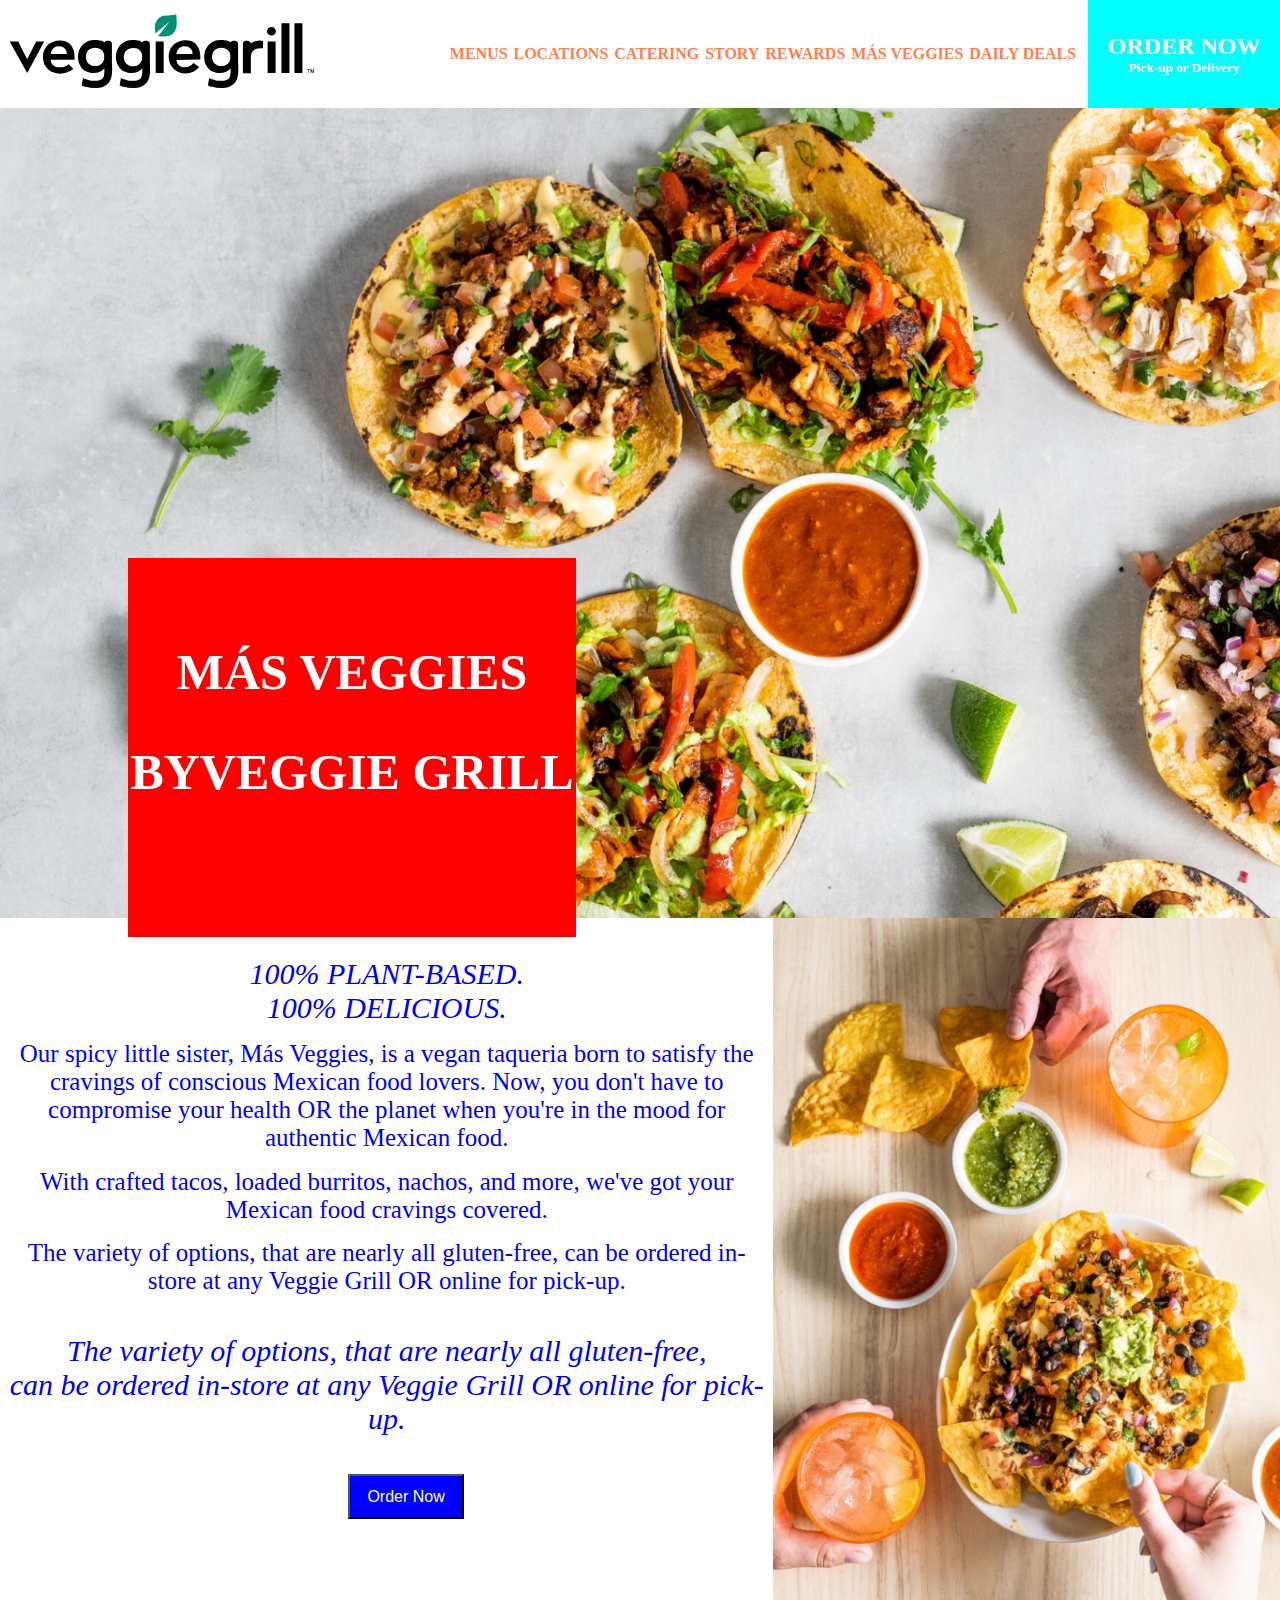
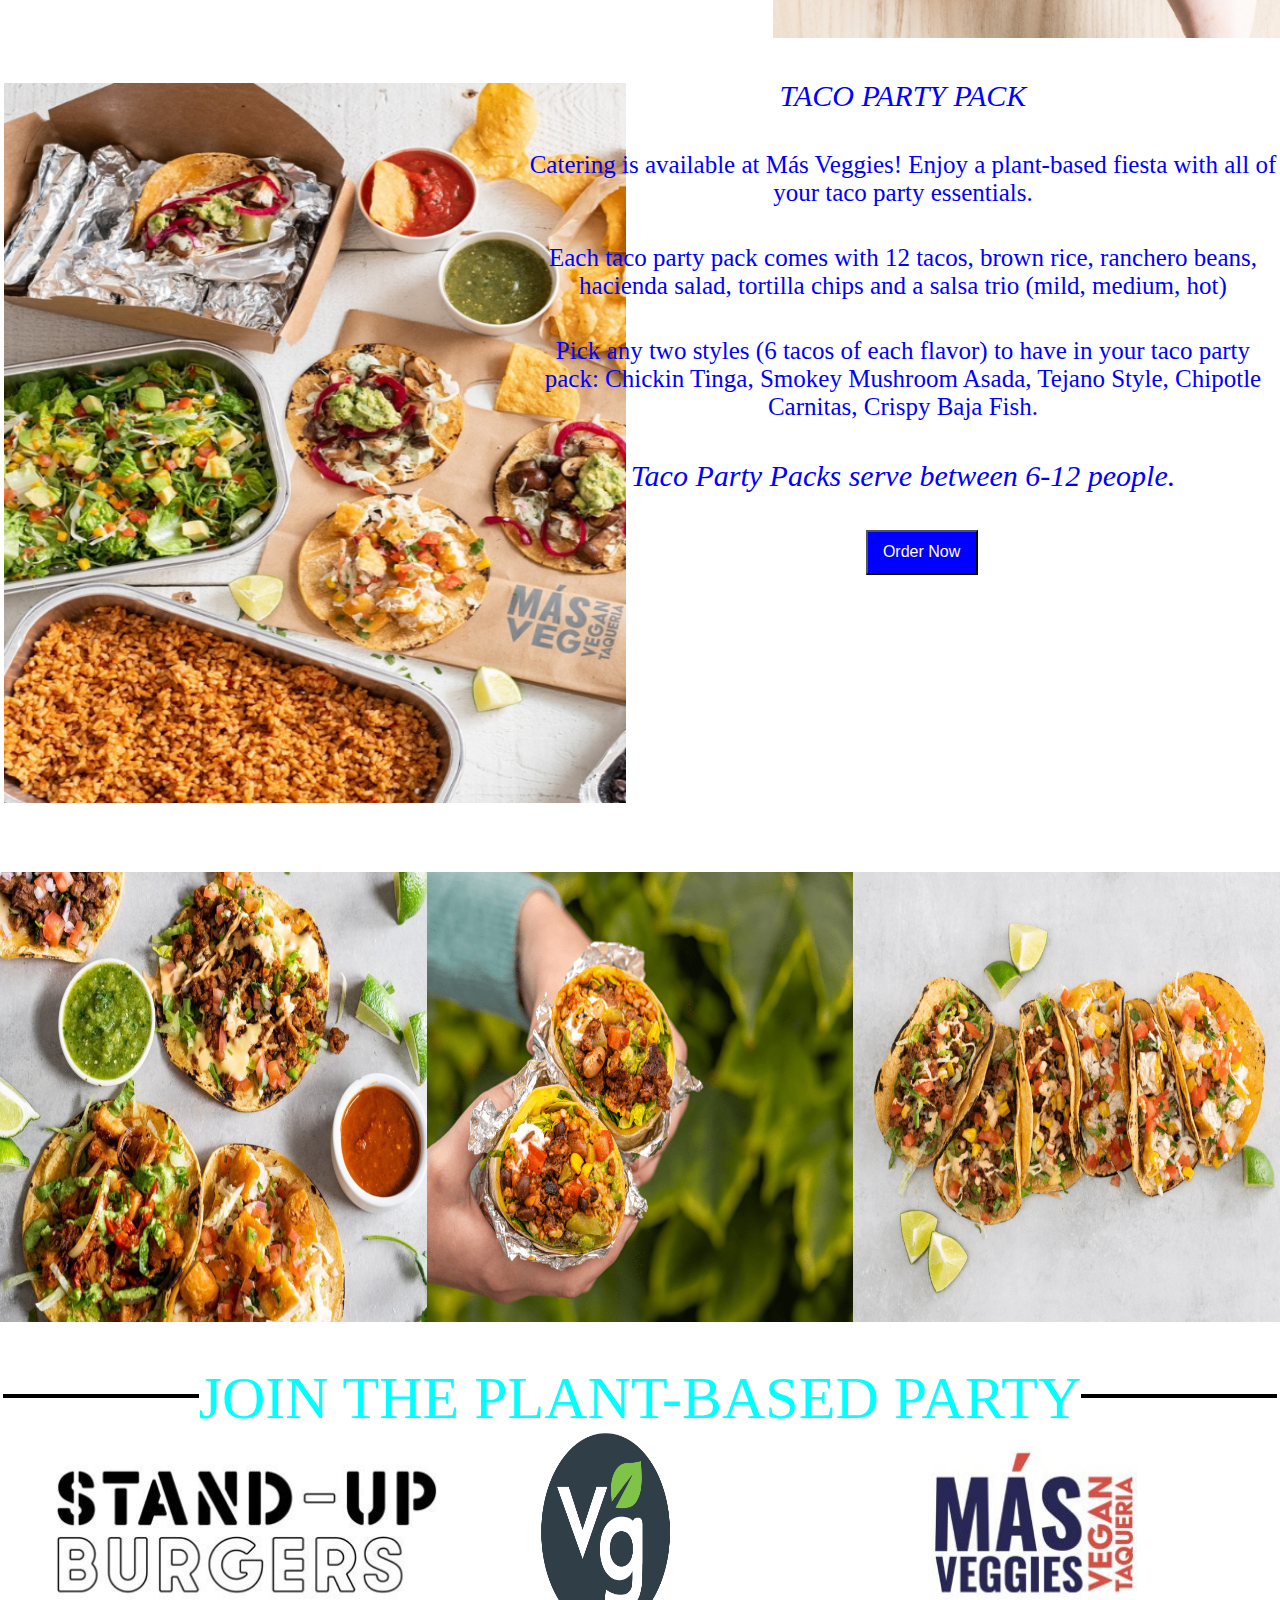
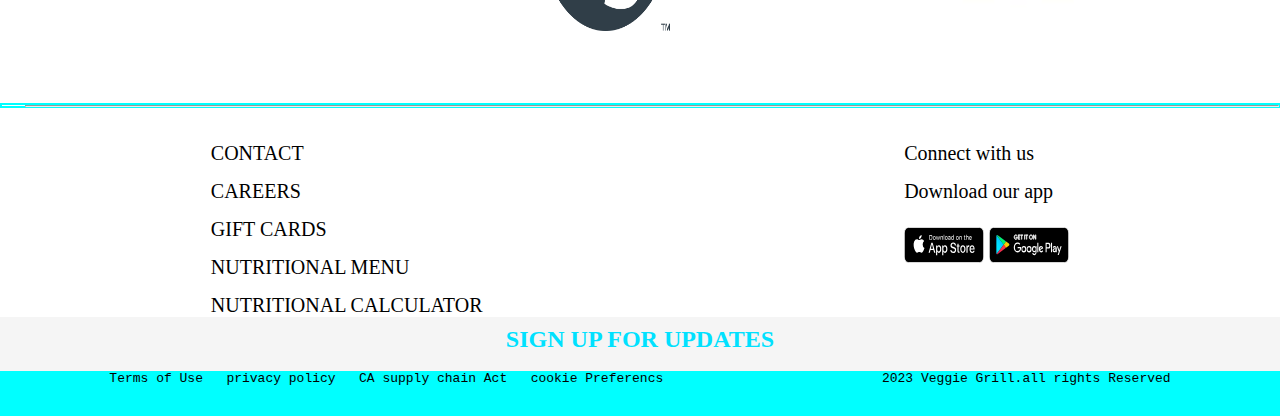
<file: mas.html>
<!DOCTYPE html>
<html lang="en">
<head>
    <link rel="stylesheet" href="https://cdnjs.cloudflare.com/ajax/libs/font-awesome/6.4.0/css/all.min.css" integrity="sha512-iecdLmaskl7CVkqkXNQ/ZH/XLlvWZOJyj7Yy7tcenmpD1ypASozpmT/E0iPtmFIB46ZmdtAc9eNBvH0H/ZpiBw==" crossorigin="anonymous" referrerpolicy="no-referrer" />
    <style>
        *{
        margin: 0px;
    }
    .navbar{
        width: 100%;
        height: 12vh;
        display: flex;
        align-items: center;
        justify-content: space-between;
        background-color: white;
        position: relative;
    }
    .menu1 img{
        width: 70%;
        height: 12vh;
        padding-left: 2%;
    }
    .x2{
        position: relative;
        display: inline-block;
        text-decoration: none;
        color: coral;
        font-weight: 600;
    }
    .x2:after{
        content: '';
        position: absolute;
        top: 20px;
        left: 0px;
        width: 100%;
        transform: scaleX(0);
        height: 2px;
        background-color: deeppink;
        transform-origin: bottom right;
        transition: transform 0.25s ease-out;
    }
        .x2:hover:after{
        transform: scaleX(1);
        transform-origin: bottom center;
    }
    .menu2{
        height: 12vh;
        width: 15%;
        display: flex;
        justify-content: center;
        flex-direction: column;
        background-color: rgb(0,255,255);
        text-align: center;
    }
    .menu2:hover{
        background-color: black;
    }
    .menu2 h2{
        color: white;
    }
    .menu2 h5{
        color: white;
    }
    .background{
        width: 100%;
        height: 90vh;
        background-image:url(img26.png);
        background-size: cover;     
    }
    .headdiv1 div{
        width: 35%;
        height: 35vh;
        font-size:50px;
        line-height: 100px;
        font-weight: 900;
        background-color: rgb(255, 0, 0);
        color: white;
        text-align: center;
        position: relative;
        left: 10%;
        top: 20vh;
    }
    .headdiv1{
        width: 100%;
        height: 30vh;
        position: relative;
        top: 30vh;
        text-align: center;
    }
    .headdiv1 div{
        padding-top: 5%;
    }
    .con{
        display: flex;
        justify-content: space-around;
    }
    .c1 p{
        font-size: 25px;
        text-align: center;
        color: blue;
        padding-top: 2%;
    }
    .c3{
        font-size: 30px;
        text-align: center;
        font-style: italic;
        color: blue;
        padding-top: 5%;
    }
    .c2 img{
        height: 80vh;
        width: 100%;
    }
    .c1 button{
        margin-left: 45%;
        margin-top: 5%;
        height: 5vh;
        width: 15%;
        background-color: blue;
        color: white;
        font-size: 16px;
    }
    .c1 button:hover{
        background-color: orangered;
    }
    .son{
        display: flex;
        justify-content: space-around;
    }
    .s2 p{
        font-size: 25px;
        text-align: center;
        color: blue;
        padding-top: 5%;
    }
    .s3{
        font-size: 30px;
        text-align: center;
        font-style: italic;
        color: blue;
        padding-top: 5%;
    }
    .s1 img{
        height: 80vh;
        width: 120%;
        padding-top: 5%;
    }
    .s2 button{
        margin-left: 45%;
        margin-top: 5%;
        height: 5vh;
        width: 15%;
        background-color: blue;
        color: white;
        font-size: 16px;
    }
    .s2 button:hover{
        background-color: orangered;
    }
    .honey{
        display: flex;
        justify-content: space-around;
    }
    .honey img{
        width: 100%;
        height: 50vh;
        padding-top: 15%;
    }
    .end1{
        display: flex;
        justify-content: center;
        text-align: center;
        font-size: 60px;
        margin-top: 3%;
        color: rgb(0, 255, 255);
    }
    .end1 hr{
        width: 15%;
        border: 2px solid black;
        height: 0px;
        margin-top: 30px;
    }
    .end2{
        display: flex;
        justify-content: space-around;
        width: 100%;
        height: 30vh;
        background-color: white;
    }
    .p10 img{
        height: 22vh;
    }
    .p11 img{
        width: 65%;
        height: 22vh;
    }
    .p12 img{
        height: 22vh;
    }
    .hr{
        width: 98%;
        height: 1px;
        border: 2px solid aqua;
        padding-left: 23px;
    }
    .end3{
        display: flex;
        justify-content: space-around;
        padding-top: 1.5%;
    }
    .p13{
        font-size: 18px;
    }
    .p14 img{
        width: 80px;
        height: 4vh;
    }
    .s1{
        margin-top: 15px;
        font-size: 20px;
    }
    .end4{
        text-align: center;
        padding-top: 9px;
        background-color: whitesmoke;
        height: 5vh;
        color: rgb(0, 225, 255);
    }
    .end5{
        background-color: rgb(0, 255, 255);
        width: 100%;
        height: 5vh;
        display: flex;
        justify-content: space-around;
        font-size: medium;
    }
    .fa-square-facebook{
        font-size: 40px;
        color: bisque;
        
    }
    .fa-square-facebook:hover{
        background-color: blue;
    }
    .fa-instagram{
        font-size: 40px;
        color: rgb(156, 7, 57);
    }
    .fa-instagram:hover{
        background-color:mediumorchid;
    }
    .fa-twitter{
        font-size: 40px;
        color:bisque;
    }
    .fa-twitter:hover{
        background-color: blue;
    }
    </style>
</head>
<body>
    <div class="pag1">
        <div class="navbar">
            <div class="menu1">
                <a href="img.html"><img src="Veggie_Grill_logo.svg"></a>
            </div>
            <div></div>
            <div><a href="menu.html"  class="x2">MENUS</a></div>
            <div><a href="location.html"  class="x2">LOCATIONS</a></div>
            <div><a href="cat.html"  class="x2">CATERING</a></div>
            <div><a href="story.html"  class="x2">STORY</a></div>
            <div><a href="rewards.html"  class="x2">REWARDS</a></div>
            <div><a href="mas.html"  class="x2">MÁS VEGGIES</a></div>
            <div><a href="d.html"  class="x2">DAILY DEALS</a></div>
            <div></div>
            <div class="menu2"><h2>ORDER NOW</h2><h5>Pick-up or Delivery</h5></div>
        </div>
        <div class="background">
            <div class="headdiv1">
                <div>MÁS VEGGIES BYVEGGIE GRILL</div>
            </div>
        </div>
        <div class="con">
            <div class="c1">
                <div class="c3">100% PLANT-BASED.<br> 100% DELICIOUS.</div>
                <p>Our spicy little sister, Más Veggies, is a vegan taqueria born to satisfy the<br> cravings of conscious Mexican food lovers. Now, you don't have to <br>compromise your health OR the planet when you're in the mood for<br> authentic Mexican food.</p>
                <p>With crafted tacos, loaded burritos, nachos, and more, we've got your<br> Mexican food cravings covered.</p>
                <p>The variety of options, that are nearly all gluten-free, can be ordered in-<br>store at any Veggie Grill OR online for pick-up.</p>
                <div class="c3">The variety of options, that are nearly all gluten-free, <br>can be ordered in-store at any Veggie Grill OR online for pick-up.</div>
                <button>Order Now</button>
            </div>
            <div class="c2">
                <img src="img21.png">
            </div>
        </div>
        <div class="son">
            <div class="s1">
                <img src="img22.png">
            </div>
            <div class="s2">
                <div class="s3">TACO PARTY PACK</div>
                <p>Catering is available at Más Veggies! Enjoy a plant-based fiesta with all of<br> your taco party essentials.</p>
                <p>Each taco party pack comes with 12 tacos, brown rice, ranchero beans,<br> hacienda salad, tortilla chips and a salsa trio (mild, medium, hot)</p>
                <p>Pick any two styles (6 tacos of each flavor) to have in your taco party <br>pack: Chickin Tinga, Smokey Mushroom Asada, Tejano Style, Chipotle<br> Carnitas, Crispy Baja Fish.</p>
                <div class="c3">Taco Party Packs serve between 6-12 people.</div>
                <button>Order Now</button>
            </div>
        </div>
        <div class="honey">
            <div class="h1">
                <img src="img23.webp">
            </div>
            <div class="h2">
                <img src="img24.webp">
            </div>
            <div class="h3">
                <img src="img25.webp">
            </div>
        </div>
        <div class="end1">
            <hr>
            <div>JOIN THE PLANT-BASED PARTY</div>
            <hr>
        </div>
        <div class="end2">
            <div class="p10">
                <img src="img15.jpg">
            </div>
            <div class="p11">
                <img src="img13.png">
            </div>
            <div class="p12">
                <img src="img16.jpg">
            </div>
        </div>
        <div class="hr">
            <hr>
        </div>
        <div class="end3">
            <div class="p13">
                <div class="s1">CONTACT</div>
                <div class="s1">CAREERS</div>
                <div class="s1">GIFT CARDS</div>
                <div class="s1">NUTRITIONAL MENU</div>
                <div class="s1">NUTRITIONAL CALCULATOR</div>
            </div>
            <div class="p14">
                <div class="s1" >Connect with us</div>
                <div class="s1"><i class="fa-brands fa-square-facebook"></i>   <i class="fa-brands fa-instagram"></i>    <i class="fa-brands fa-twitter"></i></div>
                <div class="s1">Download our app</div>
                <div class="s1">
                    <img src="img17.svg"> <img src="img18.svg">
                </div>
            </div>
        </div>
        <div class="end4">
            <h2>SIGN UP FOR UPDATES</h2>
        </div>
        <div class="end5">
            <div class="p15">
                <div><pre>Terms of Use   privacy policy   CA supply chain Act   cookie Preferencs</pre></div>
            </div>
            <div class="p16">
                <div><pre>2023 Veggie Grill.all rights Reserved</pre></div>
            </div>
        </div>
    </div>
</body>
</html>
    </div>
</body>
</html>
</file>
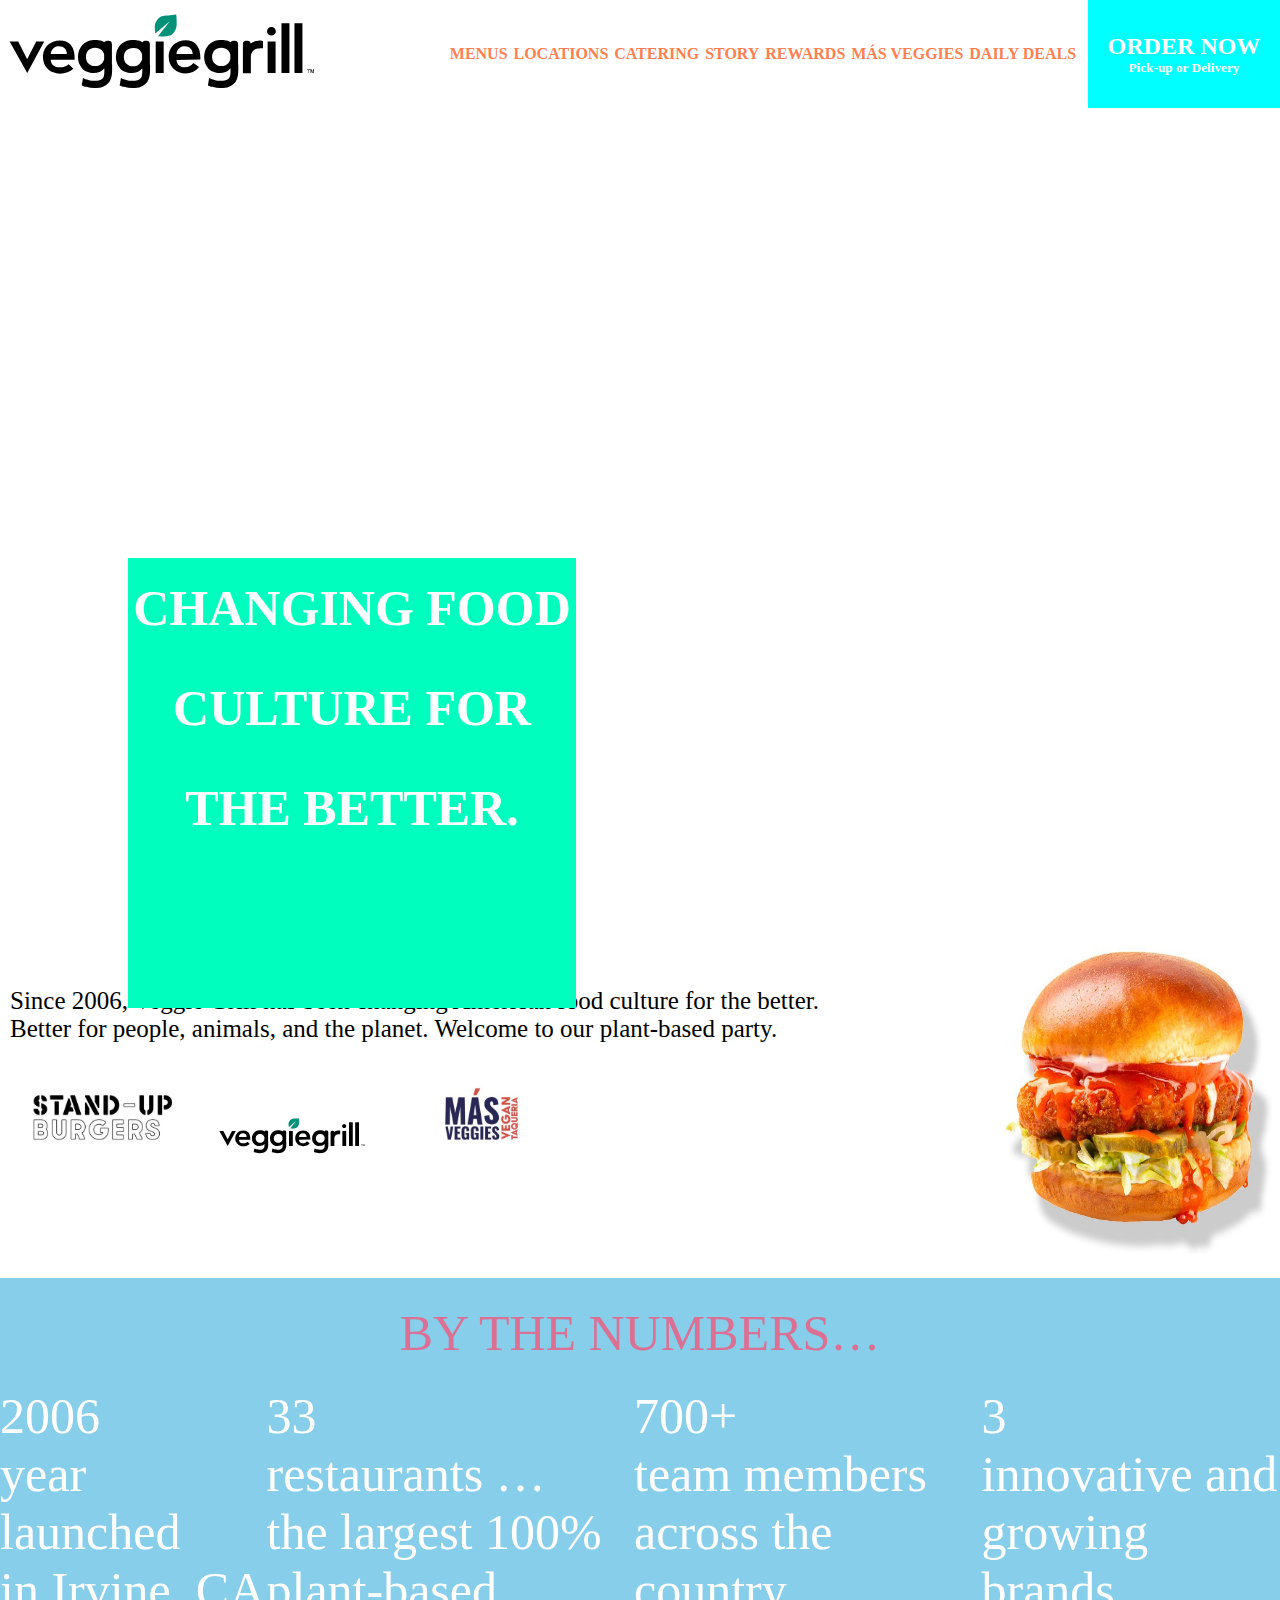
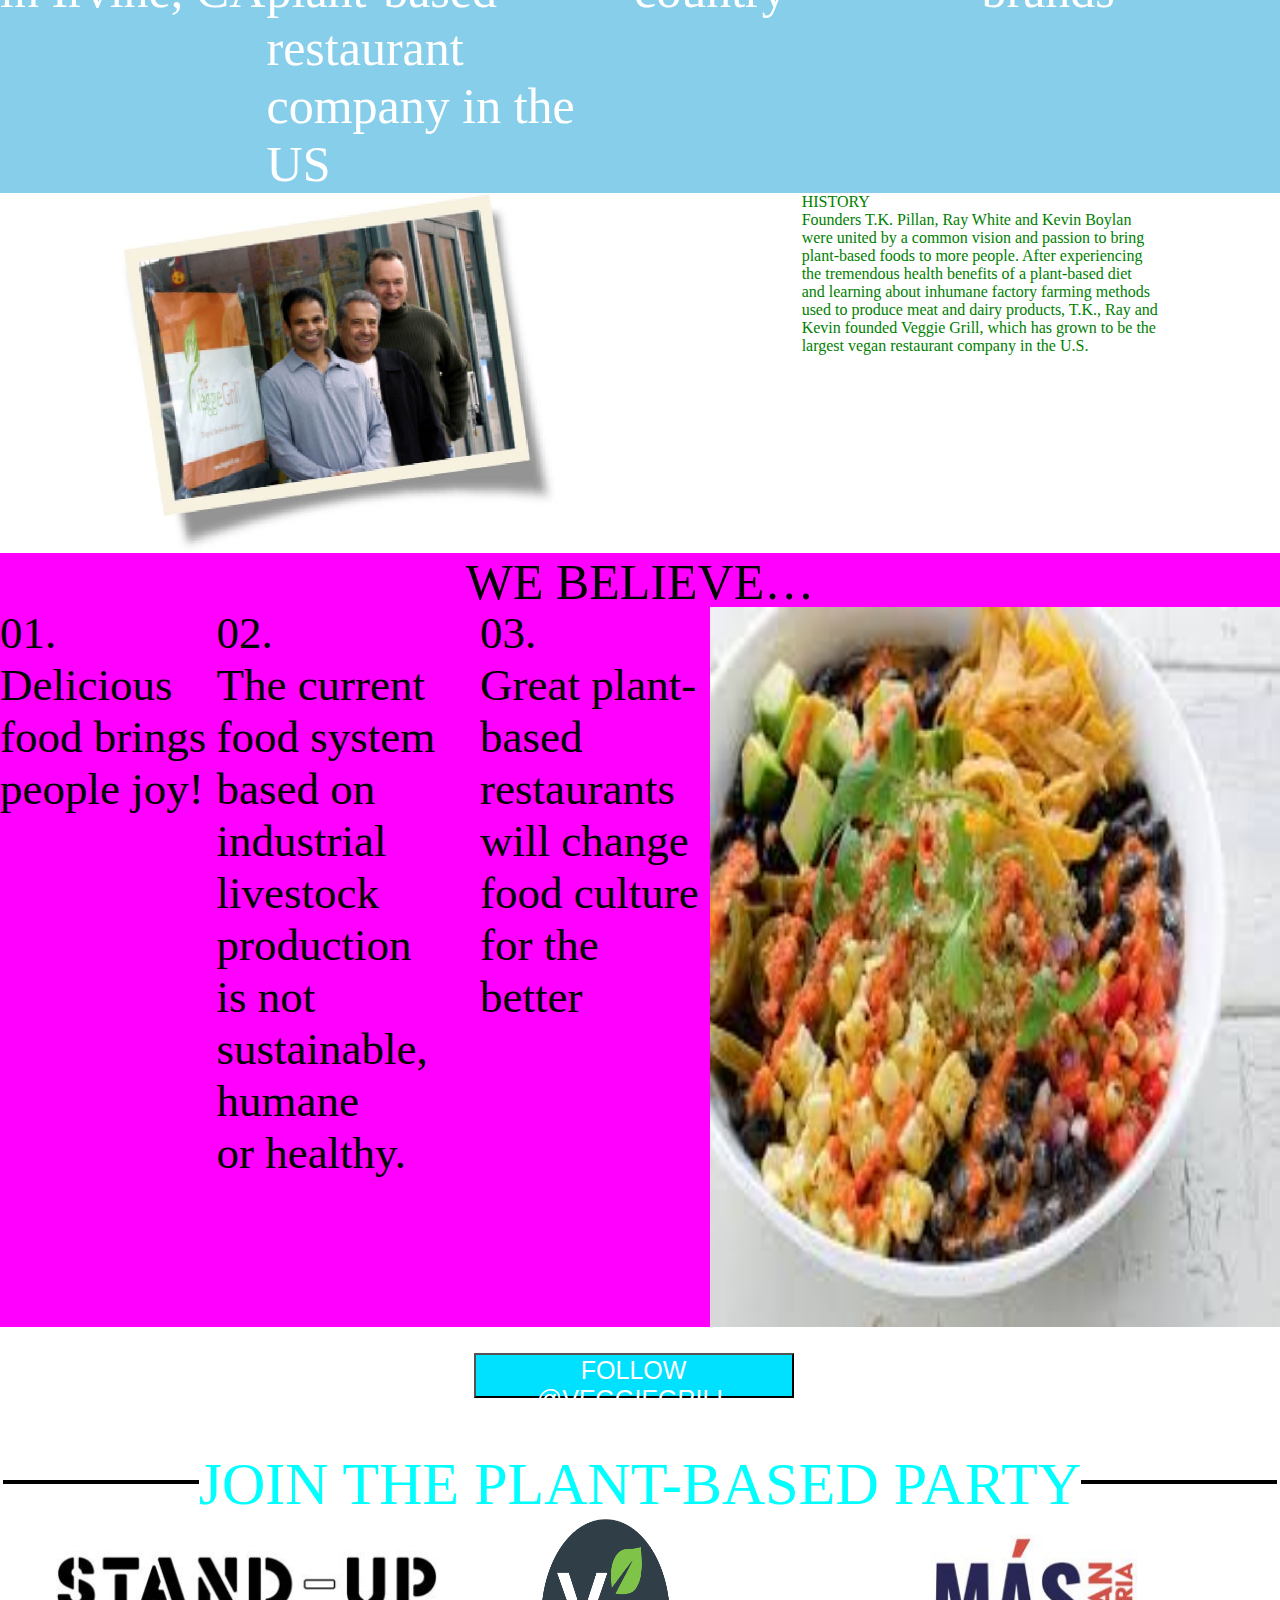
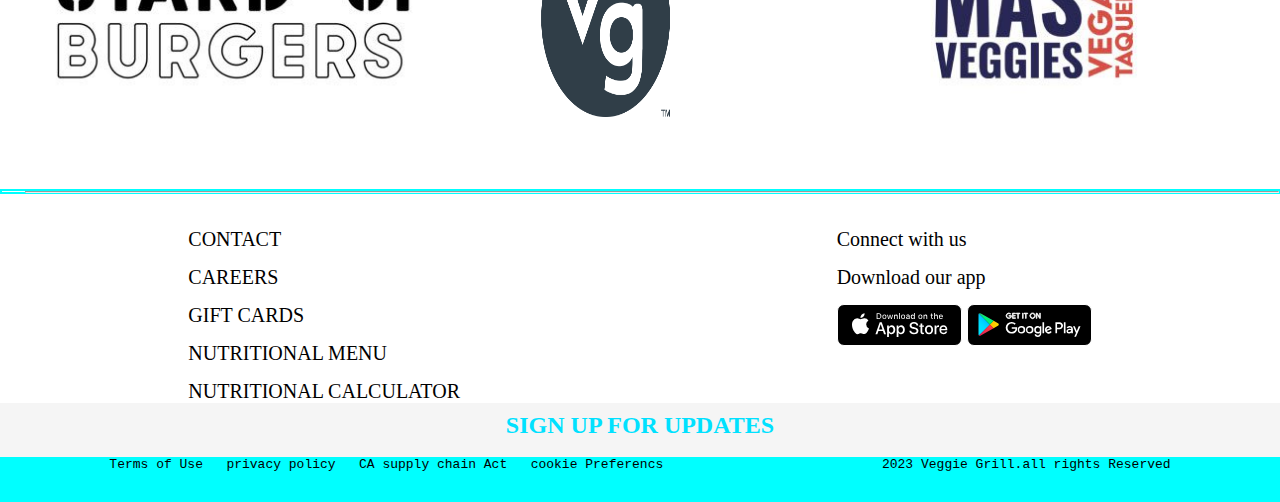
<file: story.html>
<!DOCTYPE html>
<html lang="en">
<head>
    <link rel="stylesheet" href="https://cdnjs.cloudflare.com/ajax/libs/font-awesome/6.4.0/css/all.min.css" integrity="sha512-iecdLmaskl7CVkqkXNQ/ZH/XLlvWZOJyj7Yy7tcenmpD1ypASozpmT/E0iPtmFIB46ZmdtAc9eNBvH0H/ZpiBw==" crossorigin="anonymous" referrerpolicy="no-referrer" />
    <style>
    *{
        margin: 0px;
    }
    .navbar{
        width: 100%;
        height: 12vh;
        display: flex;
        align-items: center;
        justify-content: space-between;
        background-color: white;
        position: relative;
    }
    .menu1 img{
        width: 70%;
        height: 12vh;
        padding-left: 2%;
    }
    .x2{
        position: relative;
        display: inline-block;
        text-decoration: none;
        color: coral;
        font-weight: 600;
    }
    .x2:after{
        content: '';
        position: absolute;
        top: 20px;
        left: 0px;
        width: 100%;
        transform: scaleX(0);
        height: 2px;
        background-color: deeppink;
        transform-origin: bottom right;
        transition: transform 0.25s ease-out;
    }
        .x2:hover:after{
        transform: scaleX(1);
        transform-origin: bottom center;
    }
    .menu2{
        height: 12vh;
        width: 15%;
        display: flex;
        justify-content: center;
        flex-direction: column;
        background-color: rgb(0,255,255);
        text-align: center;
    }
    .menu2:hover{
        background-color: black;
    }
    .menu2 h2{
        color: white;
    }
    .menu2 h5{
        color: white;
    }
    .background{
        width: 100%;
        height: 90vh;
        background-image: url(https://veggiegrill.com/wp-content/uploads/2022/04/about-us-header.jpg);
        background-size: cover;     
    }
    .headdiv1 div{
        width: 35%;
        height: 50vh;
        font-size:50px;
        line-height: 100px;
        font-weight: 900;
        background-color: rgb(0, 255, 191);
        color: white;
        text-align: center;
        position: relative;
        left: 10%;
        top: 20vh;
    }
    .headdiv1{
        width: 100%;
        height: vh;
        position: relative;
        top: 30vh;
    }
    .c{
        display: flex;
        justify-content: space-around;
        background-color:white;
        width: 100%;
        height: 40vh;
    }
    .c1{
        display: flex;
        flex-direction: column;
        padding: 10px;
        
    }
    .c1 p{
        margin-top: 40px;
        font-size: 25px;
        padding-top: 2%;
    }
    .s img{
        width: 15%;
        padding: 20px;
    }
    .c2 img{
        width: 100%;
        height: 40vh;
    }
    .b{
        display: flex;
        justify-content: space-around;
    }
    .ba{
        font-size: 50px;
        color: palevioletred;
        text-align: center;
        background-color:skyblue ;
        padding-top: 2%;
    }
    .b{
        padding-top: 2%;
        font-size: 50px;
        background-color: skyblue;
        color: white;

    }
    .d{
        display: flex;
        justify-content: space-around;
        width: 100%;
        height: 40vh;
    }
    .d1 img{
        width: 100%;
        height: 100%;
    }
    .d2 p{
        font-size: initial;
        color: green;
    }
    .d3{
        font-size: 50px;
        width: 100%;
        height: 6vh;
        background-color: magenta;
        text-align: center;
    }
    .e{
        display: flex;
        justify-content: space-between;
        width: 100%;
        height: 80vh;
        background-color: magenta;
    }
    .e p{
        font-size: 45px;
    }
    .e img{
        width: 100%;
        height: 100%;
    }
    .end button{
        margin-left: 37%;
        margin-top: 2%;
        width: 25%;
        height: 5vh;
        align-items: center;
        font-size: 25px;
        background-color: rgb(0, 225, 255);
        /* block-size: 0px; */
    }
    .end a{
        text-decoration: none;
        font-family: 'Gill Sans', 'Gill Sans MT', Calibri, 'Trebuchet MS', sans-serif;
    }
    .end button:hover{
        background-color: black;
    }
    .end a{
        color: white;
    }
    .end a{
        color: white;
    }
    .end1{
        display: flex;
        justify-content: center;
        text-align: center;
        font-size: 60px;
        margin-top: 3%;
        color: rgb(0, 255, 255);
    }
    .end1 hr{
        width: 15%;
        border: 2px solid black;
        height: 0px;
        margin-top: 30px;
    }
    .end2{
        display: flex;
        justify-content: space-around;
        width: 100%;
        height: 30vh;
        background-color: white;
    }
    .p10 img{
        height: 22vh;
    }
    .p11 img{
        width: 65%;
        height: 22vh;
    }
    .p12 img{
        height: 22vh;
    }
    .hr{
        width: 98%;
        height: 1px;
        border: 2px solid aqua;
        padding-left: 23px;
    }
    .end3{
        display: flex;
        justify-content: space-around;
        padding-top: 1.5%;
    }
    .p13{
        font-size: 18px;
    }
    .s1{
        margin-top: 15px;
        font-size: 20px;
    }
    .end4{
        text-align: center;
        padding-top: 9px;
        background-color: whitesmoke;
        height: 5vh;
        color: rgb(0, 225, 255);
    }
    .end5{
        background-color: rgb(0, 255, 255);
        width: 100%;
        height: 5vh;
        display: flex;
        justify-content: space-around;
        font-size: medium;
    }
    .fa-square-facebook{
        font-size: 40px;
        color: bisque;
        
    }
    .fa-square-facebook:hover{
        background-color: blue;
    }
    .fa-instagram{
        font-size: 40px;
        color: rgb(156, 7, 57);
    }
    .fa-instagram:hover{
        background-color:mediumorchid;
    }
    .fa-twitter{
        font-size: 40px;
        color:bisque;
    }
    .fa-twitter:hover{
        background-color: blue;
    }
    </style>
</head>
<body>
    <div class="pg1">
        <div class="navbar">
            <div class="menu1">
                <a href="img.html"><img src="Veggie_Grill_logo.svg"></a>
            </div>
            <div></div>
            <div><a href="menu.html"  class="x2">MENUS</a></div>
            <div><a href="location.html"  class="x2">LOCATIONS</a></div>
            <div><a href="cat.html"  class="x2">CATERING</a></div>
            <div><a href="story.html"  class="x2">STORY</a></div>
            <div><a href="rewards.html"  class="x2">REWARDS</a></div>
            <div><a href="mas.html"  class="x2">MÁS VEGGIES</a></div>
            <div><a href="d.html"  class="x2">DAILY DEALS</a></div>
            <div></div>
            <div class="menu2"><h2>ORDER NOW</h2><h5>Pick-up or Delivery</h5></div>
        </div>
        <div class="background">
            <div class="headdiv1">
                <div>CHANGING FOOD CULTURE FOR THE BETTER.</div>
            </div>
        </div>
        <div class="c">
            <div class="c1">
                <p>Since 2006, Veggie Grill has been changing American food culture for the better.<br> Better for people, animals, and the planet.
                Welcome to our plant-based party.</p><br>
                <div class="s"><img src="img15.jpg">
                    <img src="Veggie_Grill_logo.svg"> 
                    <img src="img16.jpg" >
            </div>
            </div>
            <div class="c2">
                <div><img src="img10.jpg"></div>
            </div>
        </div>
        <div class="ba">BY THE NUMBERS…</div>
        <div class="b">
            <div>2006<br>year launched<br> in Irvine, CA</div>
            <div>33<br>restaurants …<br>the largest 100%<br> plant-based <br> restaurant <br>company in the US</div>
            <div>700+<br>team members<br> across the country</div>
            <div>3<br>innovative and<br> growing brands</div>
        </div>
        <div class="d">
            <div class="d1">
                <img src="img19.jpg">
            </div>
            <div class="d2">
                <p>HISTORY<br>Founders T.K. Pillan, Ray White and Kevin Boylan <br>were united by a common vision and passion to bring<br> plant-based foods to more people. After experiencing<br> the tremendous health benefits of a plant-based diet<br> and learning about inhumane factory farming methods <br>used to produce meat and dairy products, T.K., Ray and <br>Kevin founded Veggie Grill, which has grown to be the<br> largest vegan restaurant company in the U.S.</p>
            </div>
        </div>
        <div class="d3">WE BELIEVE…</div>
        <div class="e">
            <div class="e1">
                <p>01.<br>Delicious food brings<br> people joy!</p>
            </div>
            <div class="e2">
            <p>02.<br>The current<br> food system<br> based on industrial<br> livestock <br>production <br>is not sustainable, humane<br> or healthy.</p>
            </div>
            <div class="e3">
                <p>03.<br>Great plant-based<br> restaurants will change<br> food culture for the <br>better</p>
            </div>
            <div class="e4">
                <img src="img20.jpeg">
            </div>
        </div>
        <div class="end">
            <button><a href="https://www.instagram.com/veggiegrill/"><i class="fa-brands fa-square-instagram"></i>FOLLOW @VEGGIEGRILL</a></button>
        </div>
        <div class="end1">
            <hr>
            <div>JOIN THE PLANT-BASED PARTY</div>
            <hr>
        </div>
        <div class="end2">
            <div class="p10">
                <img src="img15.jpg">
            </div>
            <div class="p11">
                <img src="img13.png">
            </div>
            <div class="p12">
                <img src="img16.jpg">
            </div>
        </div>
        <div class="hr">
            <hr>
        </div>
        <div class="end3">
            <div class="p13">
                <div class="s1">CONTACT</div>
                <div class="s1">CAREERS</div>
                <div class="s1">GIFT CARDS</div>
                <div class="s1">NUTRITIONAL MENU</div>
                <div class="s1">NUTRITIONAL CALCULATOR</div>
            </div>
            <div class="p14">
                <div class="s1" >Connect with us</div>
                <div class="s1"><i class="fa-brands fa-square-facebook"></i>   <i class="fa-brands fa-instagram"></i>    <i class="fa-brands fa-twitter"></i></div>
                <div class="s1">Download our app</div>
                <div class="s1">
                    <img src="img17.svg"> <img src="img18.svg">
                </div>
            </div>
        </div>
        <div class="end4">
            <h2>SIGN UP FOR UPDATES</h2>
        </div>
        <div class="end5">
            <div class="p15">
                <div><pre>Terms of Use   privacy policy   CA supply chain Act   cookie Preferencs</pre></div>
            </div>
            <div class="p16">
                <div><pre>2023 Veggie Grill.all rights Reserved</pre></div>
            </div>
        </div>
    </div>
</body>
</html>
</file>
